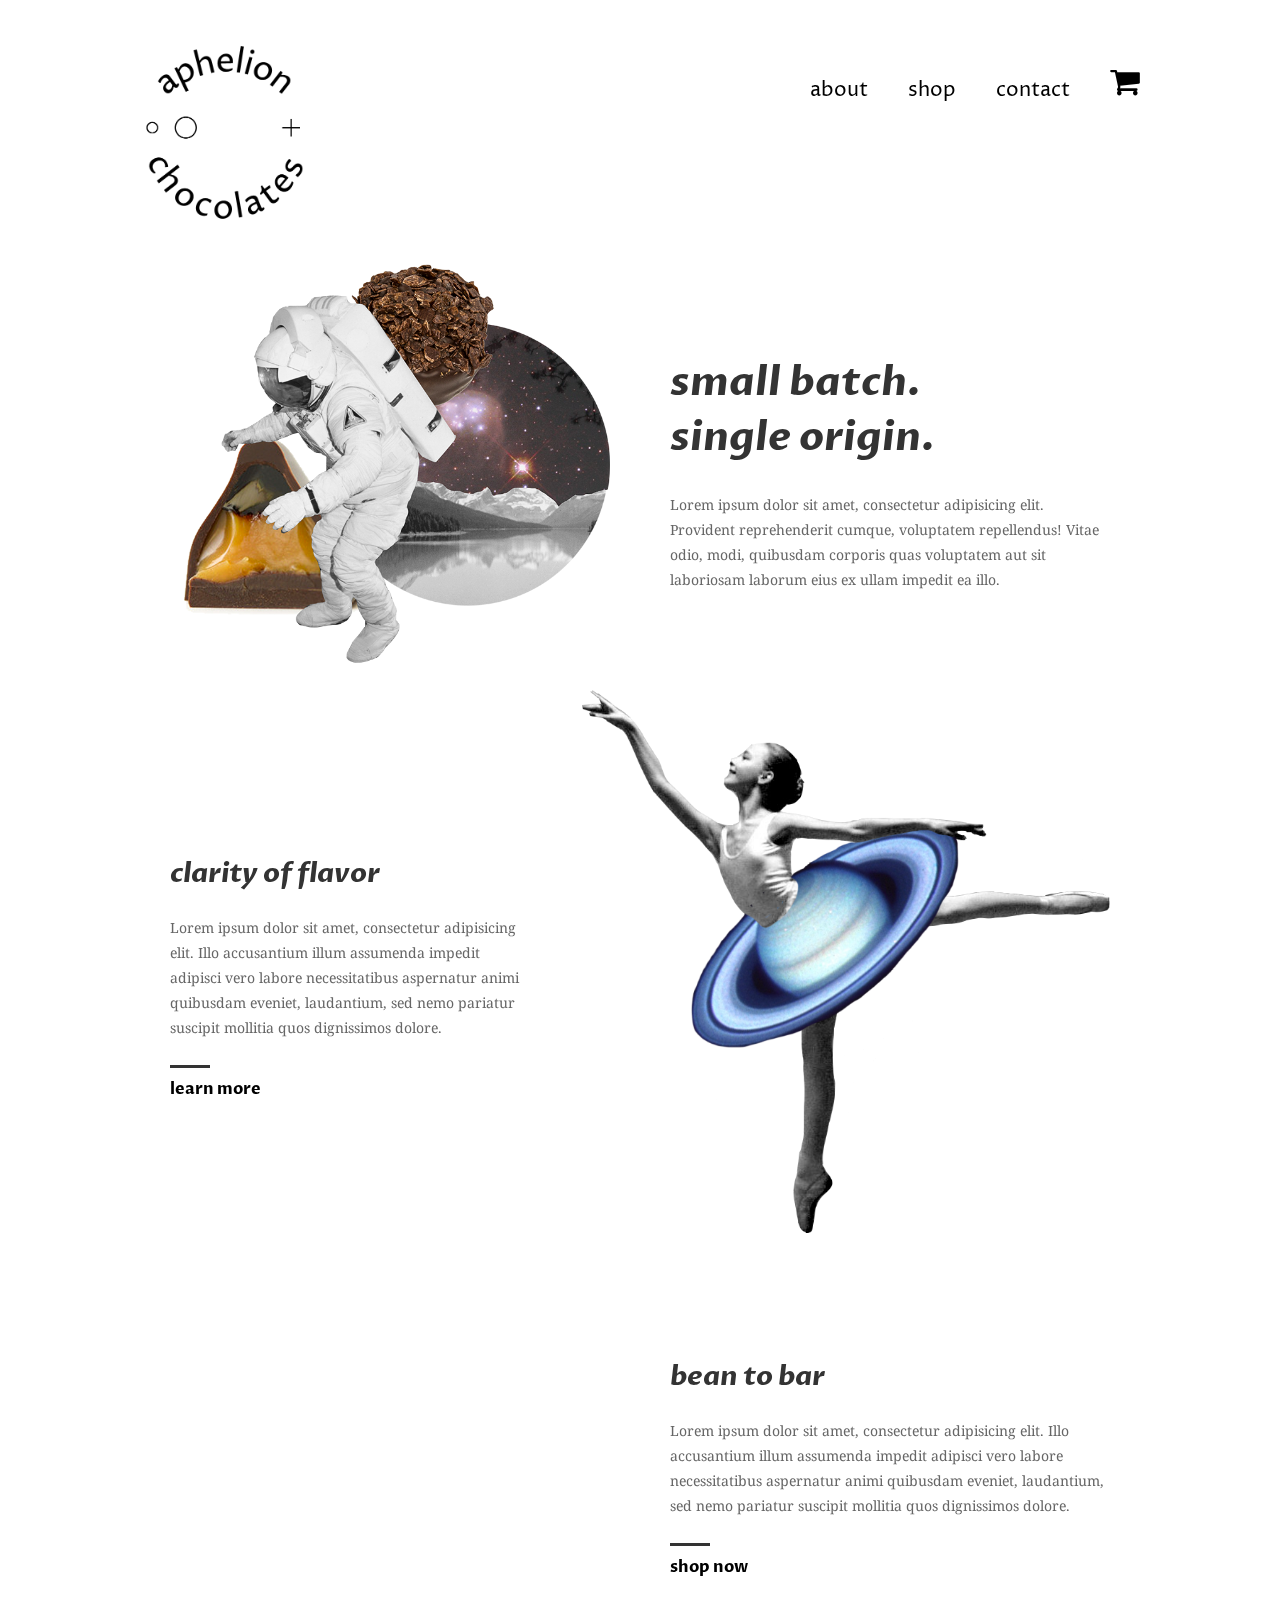
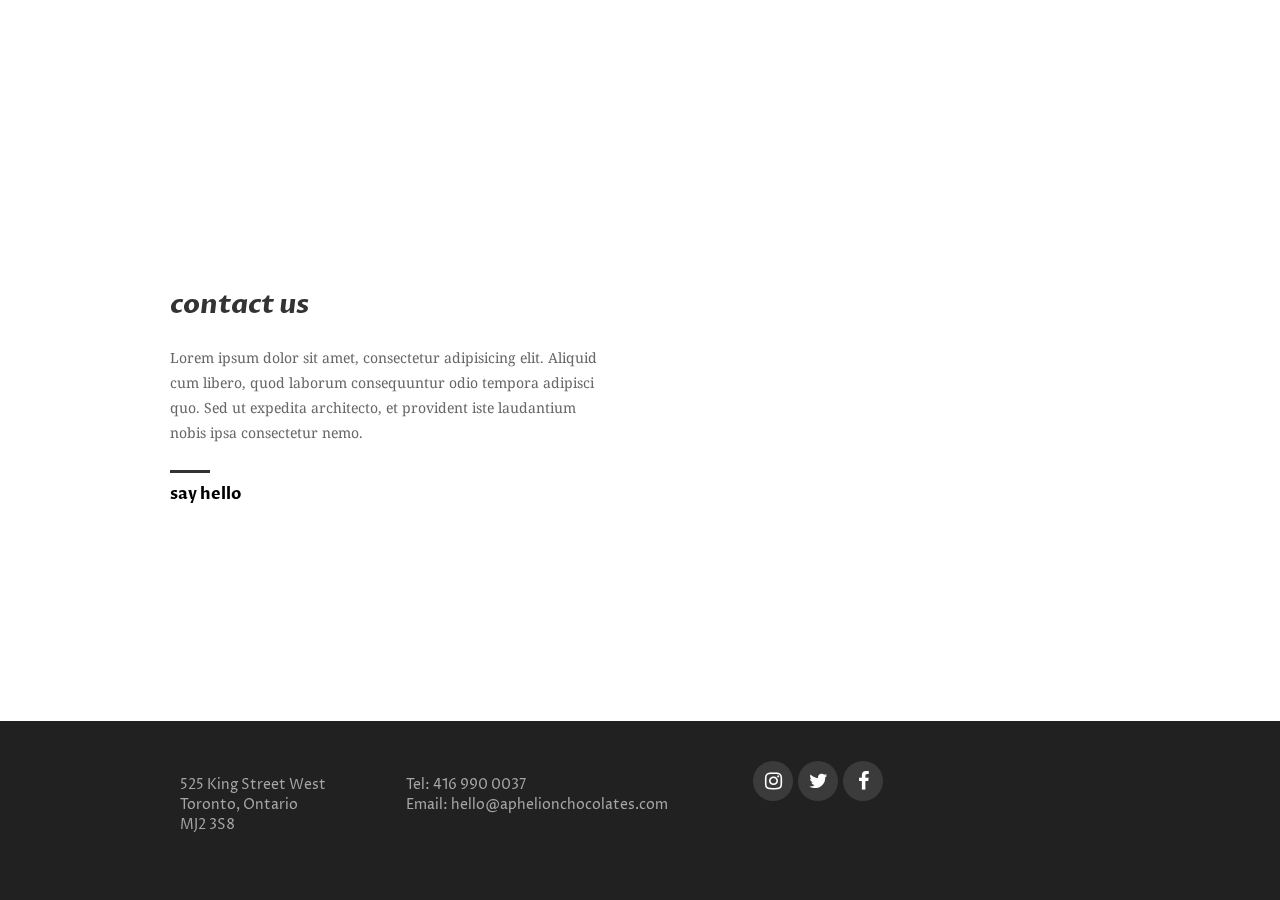
<file: index.html>
<!DOCTYPE html>
<html lang="en">
<head>
	<meta charset="UTF-8">
	<meta name="description" content="aphelion chocolates">
	<meta name="keywords" content="aphelion, chocolate, toronto">
	<meta name="viewport" content="width=device-width, initial-scale=1.0">

	<title>Home</title>

	<link href="https://fonts.googleapis.com/css?family=Droid+Serif|Montserrat|Proza+Libre:400,400i" rel="stylesheet">

	<link rel="stylesheet" href="http://maxcdn.bootstrapcdn.com/font-awesome/4.7.0/css/font-awesome.min.css">

	<link rel="stylesheet" type="text/css" href="jqueryPlugins/distViewport/animate.css" />

	<link href="css/TypeNavFoot.css" rel="stylesheet">
	<link href="css/styleHome.css" rel="stylesheet">


</head>
<body>

<!-- ********* HEADER *********-->

	<div class="wrapper flexParent">
		<a href="index.html"><img src="images/logo.png" alt="logo"></a>
		<nav>
			<div class="fa fa-bars fa-3x menuIcon"></div> <!-- adding class of menuIcon -->
			<ul class="mainNav">
				<li><a href="about.html">about</a></li>
				<li><a href="shop.html">shop</a></li>
				<li><a href="contact.html">contact</a></li>
				<li class="cartLink"><a href="######">cart</a></li>
				<a href="####.html"><i class="fa fa-shopping-cart fa-2x"></i></a>
			</ul>
		</nav>
	</div>

<!-- ********* ASTRONAUT *********-->
<section>
	<div class="wrapper">
		  <div class="column astronaut">
			  <div class="post">
			  	<img src="images/Astronaut.png" alt="">
			  </div>
		  </div>

		  <div class="column smallBatch">
			<h1>small batch.</br>single origin.</h1>

			<p>Lorem ipsum dolor sit amet, consectetur adipisicing elit. Provident reprehenderit cumque, voluptatem repellendus! Vitae odio, modi, quibusdam corporis quas voluptatem aut sit laboriosam laborum eius ex ullam impedit ea illo.</p>
		</div>
	</div>
</section>
	
<!-- ********* BALLET DANCER *********-->

<section>
	<div class="wrapper">
		<div class="column clarityText">
			<h2>clarity of flavor</h2>
			<p>Lorem ipsum dolor sit amet, consectetur adipisicing elit. Illo accusantium illum assumenda impedit adipisci vero labore necessitatibus aspernatur animi quibusdam eveniet, laudantium, sed nemo pariatur suscipit mollitia quos dignissimos dolore.</p>

			<h3><a href="about.html">learn more</a></h3>
		</div>

		 <div class="column ballet">
			 <div class="post">
				<img src="images/Ballerina.png" alt="">
			</div>

			<div class="column truffle2">
				<div class="post">
			 		<img src="images/truffle2.png" alt="">
			 	</div>
		 	</div>
		 </div>
	</div>
</section>

<!-- ********* CLIMBER *********-->

<section>
	<div class="wrapper">
		  <div class="column climbing">

			  	<div class="post">
			  		<img src="images/Climbing.png" alt="">
			  	</div>
		  
			  	<div class="column truffle1">	
			  		<div class="post">  	
			 			<img src="images/truffle1.png" alt="">
			 		</div>
			  	</div>
		</div>

		  <div class="column">
			  	<h2>bean to bar</h2>

				<p>Lorem ipsum dolor sit amet, consectetur adipisicing elit. Illo accusantium illum assumenda impedit adipisci vero labore necessitatibus aspernatur animi quibusdam eveniet, laudantium, sed nemo pariatur suscipit mollitia quos dignissimos dolore.</p>

				<h3><a href="shop.html">shop now</a></h3>
		  </div>
	</div>
</section>

<!-- ********* CONTACT PHONE *********-->

<section>
<div class="wrapper">
	<div class="column contact">

		<h2>contact us</h2>

		<p>Lorem ipsum dolor sit amet, consectetur adipisicing elit. Aliquid cum libero, quod laborum consequuntur odio tempora adipisci quo. Sed ut expedita architecto, et provident iste laudantium nobis ipsa consectetur nemo.</p>

		<h3><a href="contact.html">say hello</a></h3>
	</div>

	 <div class="column phone">
		 <div class="post"> 
		 	<img src="images/phone.png" alt="">
		 </div>

	 	<div class="column truffle3">
		 	<div class="post"> 
		 		<img src="images/truffle3.png" alt="">
		 	</div>
	 	</div>
	 </div>
</div>
</section>

<!-- ********* FOOTER *********-->
	<footer>
		<div class="wrapper">
			<div class="columnFooter">
				<p>525 King Street West </br>Toronto, Ontario</br>MJ2 3S8</p>
			</div>


			<div class="columnFooter">
				<p>Tel: 416 990 0037 </br>Email: hello@aphelionchocolates.com</p>
			</div>

		
			<div class="columnFooter">
				<i class="fa fa-instagram fa-2x"/></i>
				<i class="fa fa-twitter fa-2x"/></i>
				<i class="fa fa-facebook-f fa-2x"/></i>
			</div>
		</div>
	</footer>



<!-- ********* VIEPORT ANIMATION JQUERY *********-->

<script src="https://ajax.googleapis.com/ajax/libs/jquery/1.12.0/jquery.min.js"></script>
<script src="jqueryPlugins/distViewport/viewportchecker.js"></script> 

<script type="text/javascript">
jQuery(document).ready(function() {
	jQuery('.post').addClass("hidden").viewportChecker({
	    classToAdd: 'visible animated fadeInUp', // Class to add to the elements when they are visible
	    offset: 100    
	   });   
});            
</script>

<!-- ********* HAMBURGER MENU JQUERY *********-->

<script>
	$(function() {


	// on click on the burger, display the navigation menu
	$('.menuIcon').on('click', function(){
		console.log('menu was clicked');

		$('.mainNav').toggleClass('showNav');

		$(this).toggleClass('fa-close'); //if theres bars toggle close vic versa
		$(this).toggleClass('fa-bars');

		// $(this).toggleClass('fa-bars').toggleClass('fa-close'); //chaining method
	});

	$('.mainNav a').on('click', function(){
		$('.mainNav').toggleClass('showNav');
		$('.menuIcon').toggleClass('fa-bars').toggleClass('fa-close');
	});

});

</script>

</body>
</html>
</file>
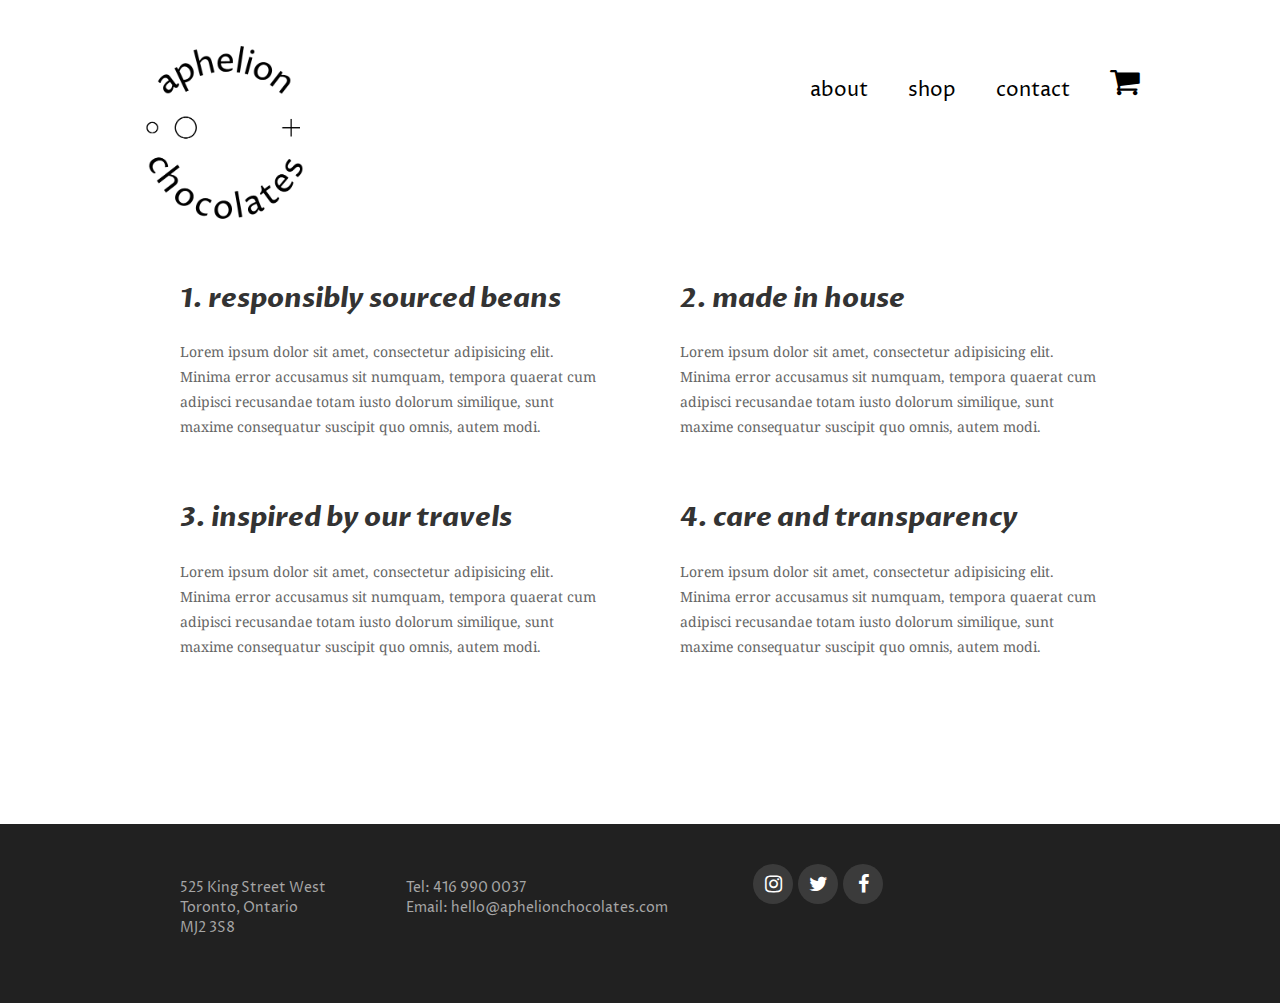
<file: about.html>
<!DOCTYPE html>
<html lang="en">
<head>
	<meta charset="UTF-8">
	<meta name="viewport" content="width=device-width, initial-scale=1.0">
	<title>About Us</title>


	<link href="https://fonts.googleapis.com/css?family=Droid+Serif|Montserrat|Proza+Libre:400,400i" rel="stylesheet">

	<link rel="stylesheet" href="http://maxcdn.bootstrapcdn.com/font-awesome/4.7.0/css/font-awesome.min.css">

	<link href="css/TypeNavFoot.css" rel="stylesheet">
	<link href="css/styleAbout.css" rel="stylesheet">

</head>


<body>

<!-- ********* HEADER *********-->

	<div class="wrapper flexParent">
			<a href="index.html"><img src="images/logo.png" alt="logo"></a>
			<nav>
				<div class="fa fa-bars fa-3x menuIcon"></div> <!-- adding class of menuIcon -->
				<ul class="mainNav">
					<li><a href="about.html">about</a></li>
					<li><a href="shop.html">shop</a></li>
					<li><a href="contact.html">contact</a></li>
					<li class="cartLink"><a href="######">cart</a></li>
					<a href="####.html"><i class="fa fa-shopping-cart fa-2x"></i></a>
				</ul>
			</nav>
	</div>


<!-- ********* CONTENT *********-->

<section>
	<div class="wrapper">
		<div class="column">
			<h2>1. responsibly sourced beans</h2>

			<p>Lorem ipsum dolor sit amet, consectetur adipisicing elit. Minima error accusamus sit numquam, tempora quaerat cum adipisci recusandae totam iusto dolorum similique, sunt maxime consequatur suscipit quo omnis, autem modi.</p>
		</div>

		<div class="column">
			<h2>2. made in house</h2>

			<p>Lorem ipsum dolor sit amet, consectetur adipisicing elit. Minima error accusamus sit numquam, tempora quaerat cum adipisci recusandae totam iusto dolorum similique, sunt maxime consequatur suscipit quo omnis, autem modi.</p>
		</div>
	</div>

	<div class="wrapper second">
		<div class="column">
			<h2>3. inspired by our travels</h2>

			<p>Lorem ipsum dolor sit amet, consectetur adipisicing elit. Minima error accusamus sit numquam, tempora quaerat cum adipisci recusandae totam iusto dolorum similique, sunt maxime consequatur suscipit quo omnis, autem modi.</p>
		</div>

		<div class="column">
			<h2>4. care and transparency</h2>

			<p>Lorem ipsum dolor sit amet, consectetur adipisicing elit. Minima error accusamus sit numquam, tempora quaerat cum adipisci recusandae totam iusto dolorum similique, sunt maxime consequatur suscipit quo omnis, autem modi.</p>
		</div>
	</div>
</section>

<!-- ********* FOOTER *********-->
	<footer>
		<div class="wrapper">
			<div class="columnFooter">
				<p>525 King Street West </br>Toronto, Ontario</br>MJ2 3S8</p>
			</div>


			<div class="columnFooter">
				<p>Tel: 416 990 0037 </br>Email: hello@aphelionchocolates.com</p>
			</div>

		
			<div class="columnFooter">
				<i class="fa fa-instagram fa-2x"/></i>
				<i class="fa fa-twitter fa-2x"/></i>
				<i class="fa fa-facebook-f fa-2x"/></i>
			</div>
		</div>
	</footer>

<!-- ********* HAMBURGER MENU JQUERY *********-->
<script src="https://ajax.googleapis.com/ajax/libs/jquery/1.12.0/jquery.min.js"></script>
<script>
	$(function() {


	// on click on the burger, display the navigation menu
	$('.menuIcon').on('click', function(){
		console.log('menu was clicked');

		$('.mainNav').toggleClass('showNav');

		$(this).toggleClass('fa-close'); //if theres bars toggle close vic versa
		$(this).toggleClass('fa-bars');

		// $(this).toggleClass('fa-bars').toggleClass('fa-close'); //chaining method
	});

	$('.mainNav a').on('click', function(){
		$('.mainNav').toggleClass('showNav');
		$('.menuIcon').toggleClass('fa-bars').toggleClass('fa-close');
	});

});

</script>
	
</body>
</html>
</file>
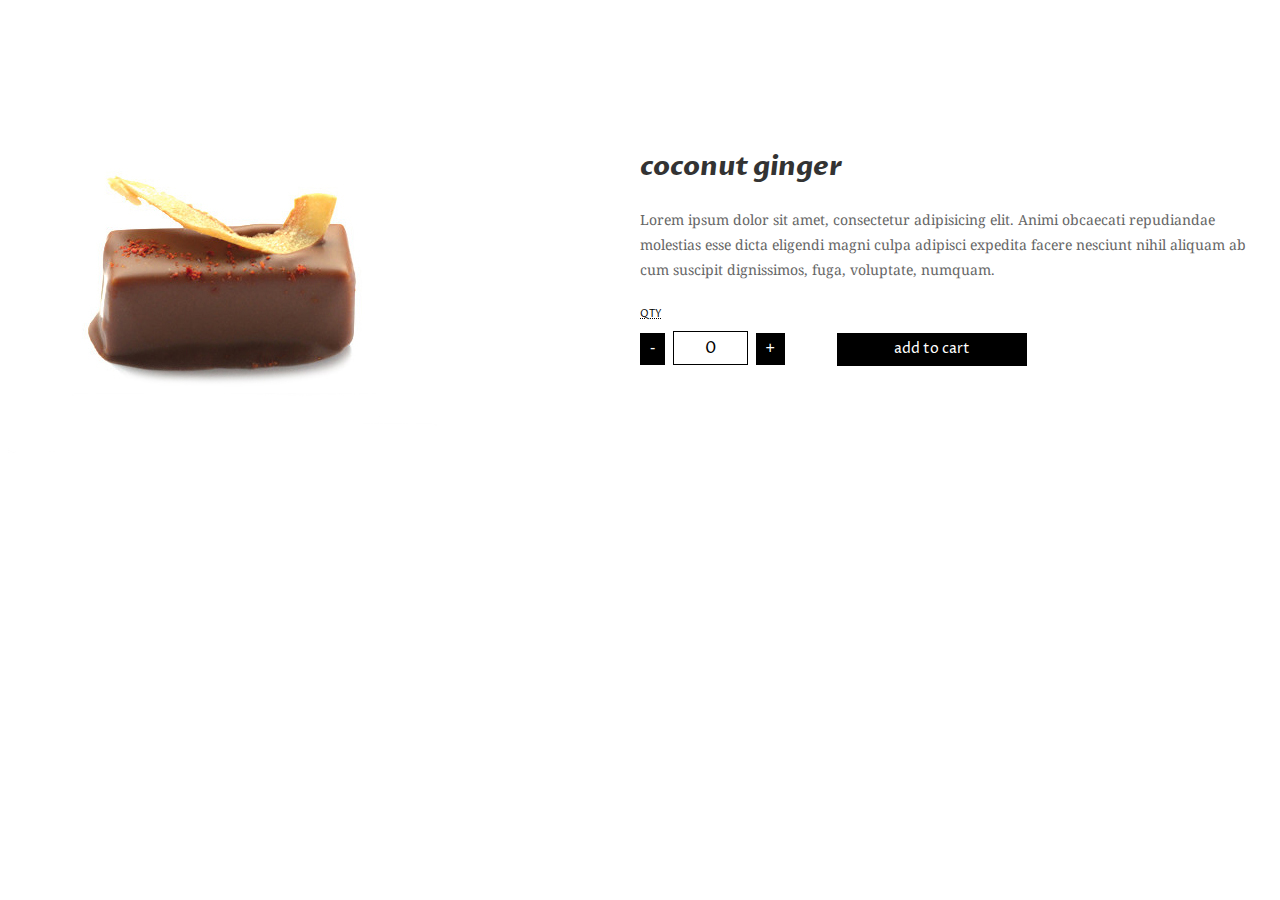
<file: coconutGinger.html>
<!DOCTYPE html>
<html lang="en">
<head>
	<meta charset="UTF-8">
	<meta name="viewport" content="width=device-width, initial-scale=1.0">
	<title>Ginger Lemon</title>


	<link href="https://fonts.googleapis.com/css?family=Droid+Serif|Montserrat|Proza+Libre:400,400i" rel="stylesheet">

	<link rel="stylesheet" href="http://maxcdn.bootstrapcdn.com/font-awesome/4.7.0/css/font-awesome.min.css">

	<style>
		body {
			background-color: white;
		}

/*********TYPOGRAPHY**********/

		html {
    		font-size: 10px;
		}

		h2 {
			font-size: 2.7rem;
			font-family: 'Proza Libre', sans-serif;
			color: #333333;
			font-style: italic;
		}

		p {
			font-size: 1.4rem;
			font-family: 'Droid Serif', serif;
			color: #666666;
			line-height: 2.5rem;
			margin-bottom: 25px;
		}

/*********FLEX LAYOUT**********/

		.flexContainer {
		    display: flex;
		    flex-direction: row;
		    margin-top:40px;
		}

		.flexItem {
		    width: 50%;
		    margin: auto;
		}

/*********QAUNTITY**********/

		input {
			font-size: 1.6rem;
			font-family: 'Proza Libre', sans-serif;
			background-color: transparent;
			border: 1px solid black;
			text-align: center;
			width: 10%;
			padding: 5px;
			margin: 5px;
			color: black;
		}

		label {
			display: block;
			font-family: 'Proza Libre', sans-serif;
			font-size: 1rem;
			margin-bottom: 5px;
		}

		button {
			background-color: black;
		    border: none;
		    color: white;
		    padding-left: 10px;
		    padding-right: 10px;
		    padding-top: 6px;
		    padding-bottom: 8.5px;
		    text-align: center;
		    text-decoration: none;
		    display: inline-block;
		    font-size: 1.6rem;

		}

		.cartButton {
			margin-left: 50px;
			font-size: 1.4rem;
			width: 30%;
			font-family: 'Proza Libre', sans-serif;
		}

		.cartButton:hover{
			margin-left: 50px;
			font-size: 1.4rem;
			font-family: 'Proza Libre', sans-serif;
			background-color: #D6B343;
		}

		button:focus {
			outline:0;

		}

/*********** MOBILE ********** */

		@media all and (max-width: 480px) {

		.flexContainer {
			flex-direction: column;
		}

		.flexItem {
			width: 75%
		}


		img {
			width: 100%;
			margin-top: -20%;
			margin-bottom: -10%;
		}

		.cartButton {
			float: right;
			width: 100%;
			margin-top: 20px;
			margin-bottom: 20px;
		}



	</style>
</head>


	<div class="flexContainer">
	    <div class="flexItem">
	    	<img src="images/coconutGinger2.jpg" alt="">
	    </div>

	    <div class="flexItem">

			<h2>coconut ginger</h2>

	    	<p>Lorem ipsum dolor sit amet, consectetur adipisicing elit. Animi obcaecati repudiandae molestias esse dicta eligendi magni culpa adipisci expedita facere nesciunt nihil aliquam ab cum suscipit dignissimos, fuga, voluptate, numquam.</p>

  
	        <label for="qty"><abbr title="Quantity">QTY</abbr></label>
	        <button id="down" onclick="modify_qty(-1)">-</button>
	        <input id="qty" value="0" />
	        <button id="up" onclick="modify_qty(1)">+</button>

	        <button class="cartButton">add to cart</button>

	    </div>
	</div>

<script>
	function modify_qty(val) {
	    var qty = document.getElementById('qty').value;
	    var new_qty = parseInt(qty,10) + val;
	    
	    if (new_qty < 0) {
	        new_qty = 0;
	    }
	    
	    document.getElementById('qty').value = new_qty;
	    return new_qty;
	}
</script>
<body>
</file>
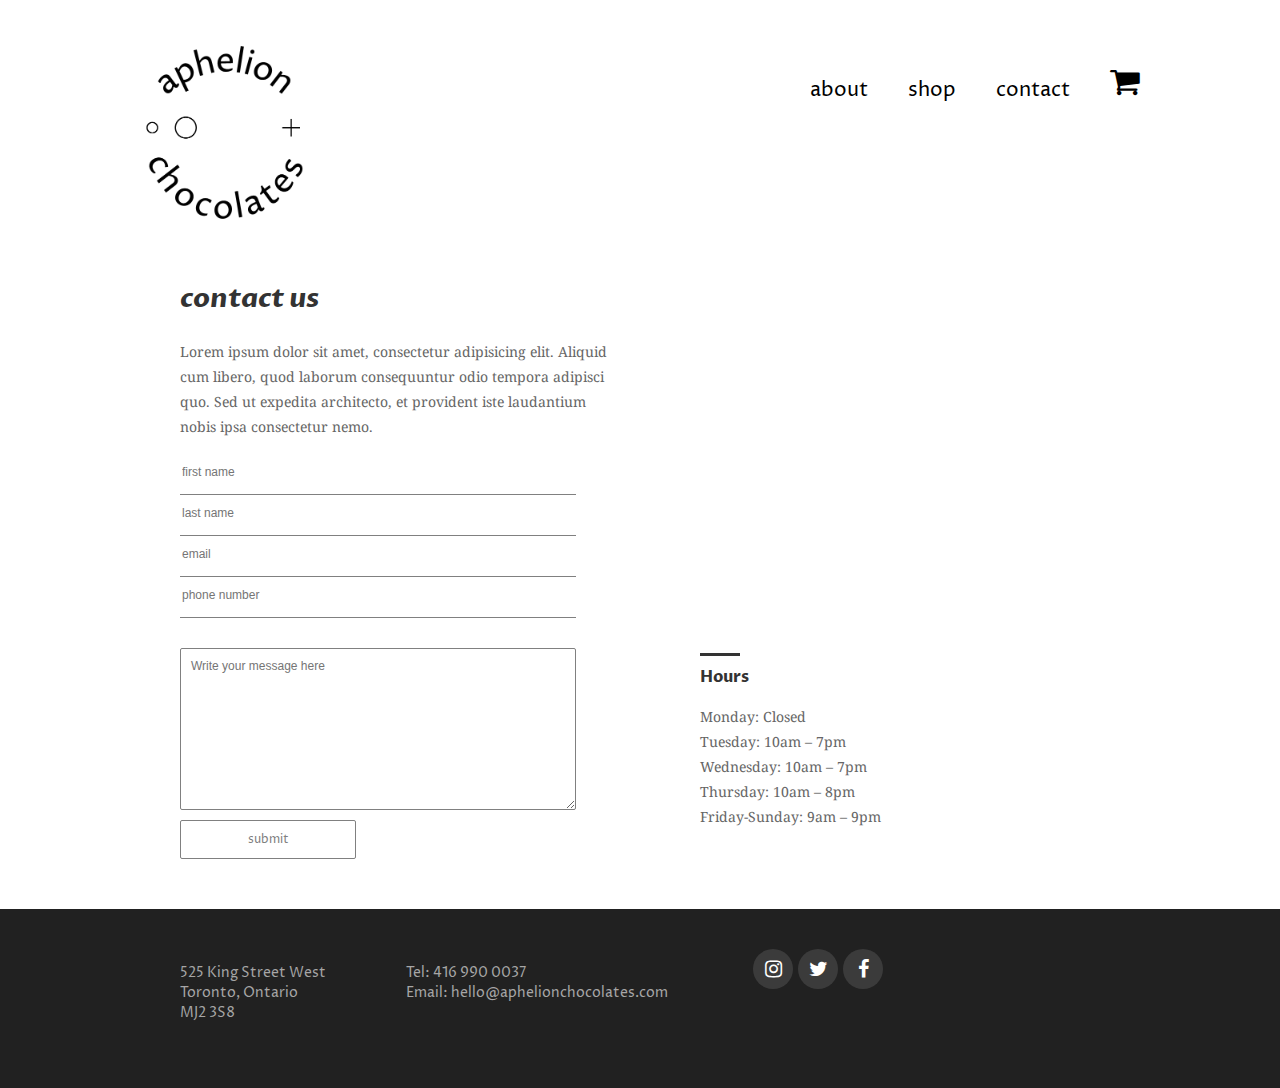
<file: contact.html>
<!DOCTYPE html>
<html lang="en">
<head>
	<meta charset="UTF-8">
	<meta name="viewport" content="width=device-width, initial-scale=1.0">

	<title>Contact Us</title>


	<link href="https://fonts.googleapis.com/css?family=Droid+Serif|Montserrat|Proza+Libre:400,400i" rel="stylesheet">

	<link rel="stylesheet" href="http://maxcdn.bootstrapcdn.com/font-awesome/4.7.0/css/font-awesome.min.css">

	<link href="css/TypeNavFoot.css" rel="stylesheet">
	<link href="css/styleContact.css" rel="stylesheet">

</head>
<body>

<!-- ********* HEADER *********-->

	<div class="wrapper flexParent">
			<a href="index.html"><img src="images/logo.png" alt="logo"></a>
			<nav>
				<div class="fa fa-bars fa-3x menuIcon"></div> <!-- adding class of menuIcon -->
				<ul class="mainNav">
					<li><a href="about.html">about</a></li>
					<li><a href="shop.html">shop</a></li>
					<li><a href="contact.html">contact</a></li>
					<li class="cartLink"><a href="######">cart</a></li>
					<a href="####.html"><i class="fa fa-shopping-cart fa-2x"></i></a>
				</ul>
			</nav>
	</div>

<!-- ********* CONTENT *********-->

<section>
	<div class="wrapper">
		<div class="column">

			<h2>contact us</h2>

			<p>Lorem ipsum dolor sit amet, consectetur adipisicing elit. Aliquid cum libero, quod laborum consequuntur odio tempora adipisci quo. Sed ut expedita architecto, et provident iste laudantium nobis ipsa consectetur nemo.</p>


			<div class="form">

				<input type="text" class="name" placeholder="first name">
				<input type="text" class="name" placeholder="last name">
				<input type="text" class="name" placeholder="email">
				<input type="text" class="name" placeholder="phone number">

				<textarea name="message" class="#####" cols="30" rows="10" placeholder="Write your message here"></textarea>

				<input type="submit" value="submit" class="submitButton">

			</div>
		</div>

		 <div class="column">

			<div class="googleMap">
				<iframe src="https://www.google.com/maps/embed?pb=!1m18!1m12!1m3!1d2887.1671904255904!2d-79.40043038497934!3d43.6446897609999!2m3!1f0!2f0!3f0!3m2!1i1024!2i768!4f13.1!3m3!1m2!1s0x882b34dec7457437%3A0x6f5319ab2f44ae48!2s525+King+St+W%2C+Toronto%2C+ON+M5V!5e0!3m2!1sen!2sca!4v1480741739780" width="400" height="300" frameborder="0" style="border:0" allowfullscreen>
				</iframe>
			</div>

			<h3>Hours</h3>
			<p>
				Monday: Closed </br>
				Tuesday: 10am – 7pm </br>
				Wednesday: 10am – 7pm </br>
				Thursday: 10am – 8pm </br>
				Friday-Sunday: 9am – 9pm </br>
			</p>

		 </div>
	</div>
</section>


<!-- ********* FOOTER *********-->
	<footer>
		<div class="wrapper">
			<div class="columnFooter">
				<p>525 King Street West </br>Toronto, Ontario</br>MJ2 3S8</p>
			</div>


			<div class="columnFooter">
				<p>Tel: 416 990 0037 </br>Email: hello@aphelionchocolates.com</p>
			</div>

		
			<div class="columnFooter">
				<i class="fa fa-instagram fa-2x"/></i>
				<i class="fa fa-twitter fa-2x"/></i>
				<i class="fa fa-facebook-f fa-2x"/></i>
			</div>
		</div>
	</footer>

<!-- ********* HAMBURGER MENU JQUERY *********-->
<script src="https://ajax.googleapis.com/ajax/libs/jquery/1.12.0/jquery.min.js"></script>
<script>
	$(function() {

	// on click on the burger, display the navigation menu
	$('.menuIcon').on('click', function(){
		console.log('menu was clicked');

		$('.mainNav').toggleClass('showNav');

		$(this).toggleClass('fa-close'); //if theres bars toggle close vic versa
		$(this).toggleClass('fa-bars');

		// $(this).toggleClass('fa-bars').toggleClass('fa-close'); //chaining method
	});

	$('.mainNav a').on('click', function(){
		$('.mainNav').toggleClass('showNav');
		$('.menuIcon').toggleClass('fa-bars').toggleClass('fa-close');
	});
});

</script>
	
</body>
</html>
</file>
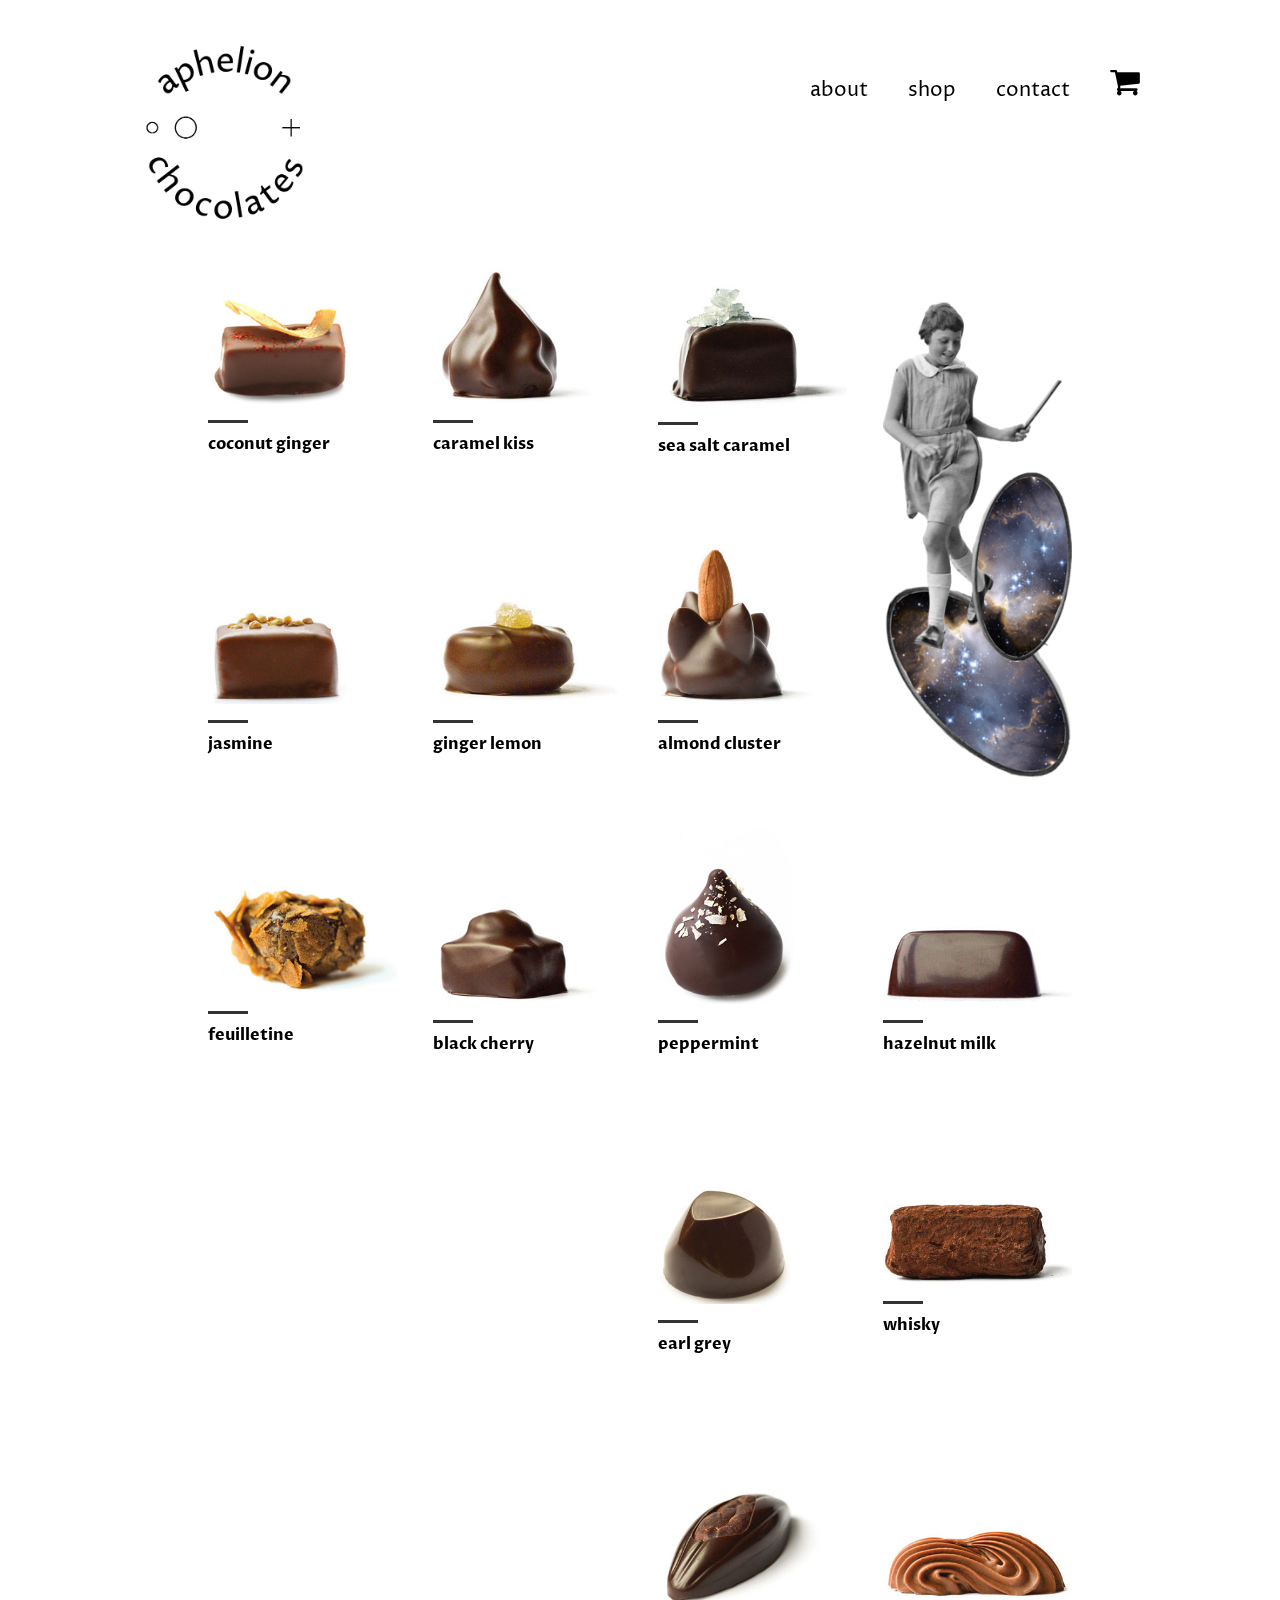
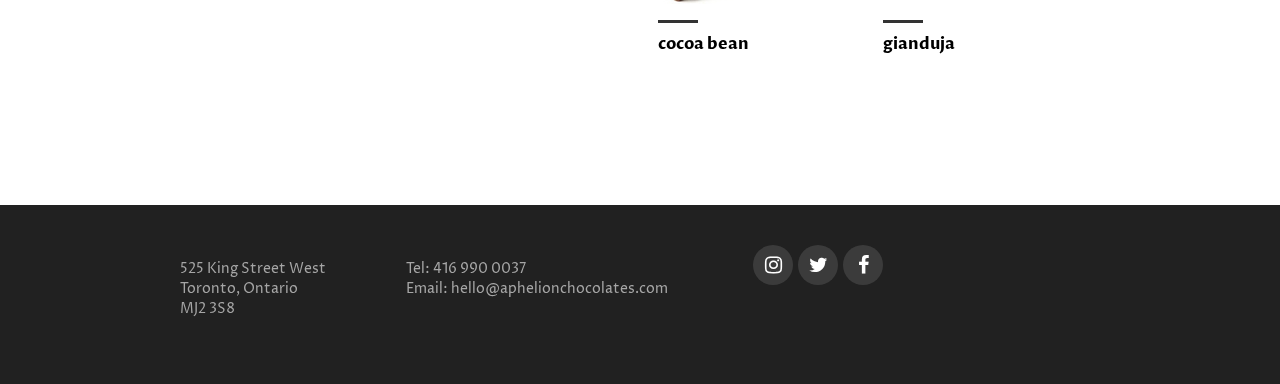
<file: shop.html>
<!DOCTYPE html>
<html lang="en">
<head>
	<meta charset="UTF-8">
  <meta name="viewport" content="width=device-width, initial-scale=1.0">
  
	<title>Shop Now</title>


	<link href="https://fonts.googleapis.com/css?family=Droid+Serif|Montserrat|Proza+Libre:400,400i" rel="stylesheet">

	<link rel="stylesheet" href="http://maxcdn.bootstrapcdn.com/font-awesome/4.7.0/css/font-awesome.min.css">

  <link rel="stylesheet" type="text/css" href="jqueryPlugins/distViewport/animate.css"/>
  <link href="jqueryPlugins/distLightbox/lity.css" rel="stylesheet">

  <link href="css/TypeNavFoot.css" rel="stylesheet">
  <link href="css/styleShop.css" rel="stylesheet">

</head>
<body>

<!-- ********* HEADER *********-->

<div class="wrapper flexParent">

      <a href="index.html"><img src="images/logo.png" alt="logo"></a>
      <nav>
        <div class="fa fa-bars fa-3x menuIcon"></div> <!-- adding class of menuIcon -->
        <ul class="mainNav">
          <li><a href="about.html">about</a></li>
          <li><a href="shop.html">shop</a></li>
          <li><a href="contact.html">contact</a></li>
          <li class="cartLink"><a href="######">cart</a></li>
          <a href="####.html"><i class="fa fa-shopping-cart fa-2x"></i></a>
        </ul>
      </nav>
    </div>

<!-- ********* MASONRY GRID *********-->

<div class="wrapper">

  <div class="grid">

    <div class="grid-item">
        <img src="images/coconutGinger.jpg" alt="">
         <h3><a href="coconutGinger.html" data-lity data-lity-target="coconutGinger.html">coconut ginger</a></h3>
    </div>


    <div class="grid-item">
        <img src="images/caramelKiss.jpg" alt="">
        <h3><a href="coconutGinger.html" data-lity data-lity-target="coconutGinger.html">caramel kiss</a></h3>
    </div>

    <div class="grid-item">
        <img src="images/caramelSeaSalt.jpg" alt="">
        <h3><a href="coconutGinger.html" data-lity data-lity-target="coconutGinger.html">sea salt caramel</a></h3>
    </div>

      <div class="grid-item grid-item--height2">
          <img class="post" src="images/girlHoop.png" alt="">
    </div>


     <div class="grid-item">
        <img src="images/jasmine.jpg" alt="">
        <h3><a href="coconutGinger.html" data-lity data-lity-target="coconutGinger.html">jasmine</a></h3>
      </div>

      <div class="grid-item">
        <img src="images/gingerLemon.jpg" alt="">
        <h3><a href="coconutGinger.html" data-lity data-lity-target="coconutGinger.html">ginger lemon</a></h3>
    </div>

    <div class="grid-item">
        <img src="images/almondCluster.jpg" alt="">
        <h3><a href="coconutGinger.html" data-lity data-lity-target="coconutGinger.html">almond cluster</a></h3>
    </div>


     <div class="grid-item">
        <img src="images/feuilletine.jpg" alt="">
        <h3><a href="coconutGinger.html" data-lity data-lity-target="coconutGinger.html">feuilletine</a></h3>
    </div>

    <div class="grid-item">
        <img src="images/cherry.jpg" alt="">
        <h3><a href="coconutGinger.html" data-lity data-lity-target="coconutGinger.html">black cherry</a></h3>
    </div>


     <div class="grid-item">
        <img src="images/peppermint.jpg" alt="">
        <h3><a href="coconutGinger.html" data-lity data-lity-target="coconutGinger.html">peppermint</a></h3>
    </div>

      <div class="grid-item">
        <img src="images/hazelnutMilk.jpg" alt="">
        <h3><a href="coconutGinger.html" data-lity data-lity-target="coconutGinger.html">hazelnut milk</a></h3>
    </div>

      
     <div class="grid-item grid-item--width2">
          <img class="post" src="images/tennisPlanet.png" alt="">
    </div>

     <div class="grid-item">
        <img src="images/earlGrey.jpg" alt="">
        <h3><a href="coconutGinger.html" data-lity data-lity-target="coconutGinger.html">earl grey</a></h3>
    </div>

      <div class="grid-item">
        <img src="images/whiskey.jpg" alt="">
        <h3><a href="coconutGinger.html" data-lity data-lity-target="coconutGinger.html">whisky</a></h3>
    </div>

    <div class="grid-item">
        <img src="images/cocoaBean.jpg" alt="">
        <h3><a href="coconutGinger.html" data-lity data-lity-target="coconutGinger.html">cocoa bean</a></h3>
    </div>

      <div class="grid-item">
        <img src="images/gianduja.jpg" alt="">
        <h3><a href="coconutGinger.html" data-lity data-lity-target="coconutGinger.html">gianduja</a></h3>
    </div>
  </div>
</div>

<!-- ********* FOOTER *********-->
  <footer>
    <div class="wrapper">
      <div class="columnFooter">
        <p>525 King Street West </br>Toronto, Ontario</br>MJ2 3S8</p>
      </div>

      <div class="columnFooter">
        <p>Tel: 416 990 0037 </br>Email: hello@aphelionchocolates.com</p>
      </div>
    
      <div class="columnFooter">
        <i class="fa fa-instagram fa-2x"/></i>
        <i class="fa fa-twitter fa-2x"/></i>
        <i class="fa fa-facebook-f fa-2x"/></i>
      </div>
    </div>
  </footer>
	



<!-- ***************** JQUERY ****************-->

<script src="https://ajax.googleapis.com/ajax/libs/jquery/1.12.0/jquery.min.js"></script>
<script src="jqueryPlugins/distLightbox/lity.js"></script>
<script src="jqueryPlugins/distViewport/viewportchecker.js"></script> 


<!-- ********* HAMBURGER MENU JQUERY *********-->
<script>
  // on click on the burger, display the navigation menu
  $('.menuIcon').on('click', function(){
    console.log('menu was clicked');

    $('.mainNav').toggleClass('showNav');

    $(this).toggleClass('fa-close'); //if theres bars toggle close vic versa
    $(this).toggleClass('fa-bars');

    // $(this).toggleClass('fa-bars').toggleClass('fa-close'); //chaining method
  });

  $('.mainNav a').on('click', function(){
    $('.mainNav').toggleClass('showNav');
    $('.menuIcon').toggleClass('fa-bars').toggleClass('fa-close');
  });
</script>


<script>
// <!-- ********* VIEWPORT CHECKER ANIMATION JQUERY *********-->
    $(function(){ 
      // console.log("doc ready is ready!");
      jQuery(document).ready(function() {
      jQuery('.post').addClass("hidden").viewportChecker({
      classToAdd: 'visible animated fadeInUp', // Class to add to the elements when they are visible
      offset: 100    
      }); 


// <!-- ********* MASONRY JQUERY *********-->

      $('.grid').masonry({
        // set itemSelector so .grid-sizer is not used in layout
        itemSelector: '.grid-item',
        // use element for option
        columnWidth: '.grid-sizer',
        percentPosition: true
      });

// <!-- ********* LIGHTBOX JQUERY *********-->
    $(document).on('click', '[data-lightbox]', lity);
     });  
}); 
</script> 

     
	
</body>
</html>
</file>
<file: css/TypeNavFoot.css>
article,aside,details,figcaption,figure,footer,header,hgroup,nav,section,summary{display:block;}audio,canvas,video{display:inline-block;}audio:not([controls]){display:none;height:0;}[hidden]{display:none;}html{font-family:sans-serif;-webkit-text-size-adjust:100%;-ms-text-size-adjust:100%;}a:focus{outline:thin dotted;}a:active,a:hover{outline:0;}h1{font-size:2em;}abbr[title]{border-bottom:1px dotted;}b,strong{font-weight:700;}dfn{font-style:italic;}mark{background:#ff0;color:#000;}code,kbd,pre,samp{font-family:monospace, serif;font-size:1em;}pre{white-space:pre-wrap;word-wrap:break-word;}q{quotes:\201C \201D \2018 \2019;}small{font-size:80%;}sub,sup{font-size:75%;line-height:0;position:relative;vertical-align:baseline;}sup{top:-.5em;}sub{bottom:-.25em;}img{border:0;}svg:not(:root){overflow:hidden;}fieldset{border:1px solid silver;margin:0 2px;padding:.35em .625em .75em;}button,input,select,textarea{font-family:inherit;font-size:100%;margin:0;}button,input{line-height:normal;}button,html input[type=button],/* 1 */
input[type=reset],input[type=submit]{-webkit-appearance:button;cursor:pointer;}button[disabled],input[disabled]{cursor:default;}input[type=checkbox],input[type=radio]{box-sizing:border-box;padding:0;}input[type=search]{-webkit-appearance:textfield;-moz-box-sizing:content-box;-webkit-box-sizing:content-box;box-sizing:content-box;}input[type=search]::-webkit-search-cancel-button,input[type=search]::-webkit-search-decoration{-webkit-appearance:none;}textarea{overflow:auto;vertical-align:top;}table{border-collapse:collapse;border-spacing:0;}body,figure{margin:0;}legend,button::-moz-focus-inner,input::-moz-focus-inner{border:0;padding:0;}

.clearfix:after {visibility: hidden; display: block; font-size: 0; content: " "; clear: both; height: 0; }

* { -moz-box-sizing: border-box; -webkit-box-sizing: border-box; box-sizing: border-box; }

/******** TYPOGRAPHY ********/

		.wrapper {
		  max-width: 1000px;
		  margin: 0 auto;
		  display: flex;
		}

		html {
    		font-size: 10px;
		}

		h1 {
			font-size: 4rem;
			font-family: 'Proza Libre', sans-serif;
			color: #333333;
			font-style: italic;
		}

		h2 {
			font-size: 2.7rem;
			font-family: 'Proza Libre', sans-serif;
			color: #333333;
			font-style: italic;
			margin-top: -55px;
		}

		h3 {
			font-size: 1.6rem;
			font-family: 'Proza Libre', sans-serif;
			color: #333333;
		}

		h3::before {
			display: block;
			content:'';
			height: 3px;
			width: 40px;
			background-color: #333333;
			margin-bottom: 10px;
		}

		p {
			font-size: 1.4rem;
			font-family: 'Droid Serif', serif;
			color: #666666;
			line-height: 2.5rem;
			margin-bottom: 25px;
		}

		a {
			font-size: 1.6rem;
			font-family: 'Proza Libre', sans-serif;
			color: black;
			text-decoration: none;
			transition: color 0.3s ease-in-out;
		}

		a:hover {
			color: #D6B343;
		}

/******** NAVIGATION ********/

		.flexParent {
			display: flex;
			align-items: center;
			justify-content: space-between;
			color: white;
		}

		.flexParent img {
			width: 40%;
			margin-top: 10%;
			margin-bottom:-10%;
		}

		.mainNav li a {
			font-size: 2rem;
			margin-left: 20px;
			border-bottom: 3px solid transparent ;
			transition: border-bottom 0.3s ease-in-out;
			transition: color 0.2s ease-in-out;
		}

		.mainNav li a:hover{
			border-bottom: 3px solid #D6B343;
			color: #D6B343;
		}

		.fa-shopping-cart {
			margin-left: 20px;
			margin-top: -15px;
		}

		ul.mainNav {
			margin: 0;
			padding: 0;
			list-style: none;
			display: flex;
		}

		ul.mainNav.showNav {
			display: flex;
		}

		ul.mainNav li {
			margin-right: 2rem;
		}

		ul.mainNav a {
			display: inline-block;
			height: 100%;
		}

		.menuIcon {
			display: none;
			position: fixed; /*unlocks z-index*/
			z-index: 200;
			top: 10%;
			right:15%;
		}

		.cartLink {
			display: none;
			}

/******** NAVIGATION MOBILE ********/

		@media (max-width: 767px) {

			ul.mainNav {
				position: fixed;
				top: 0;
				left: 0;
				height: 100%;
				width: 100%;
				background: rgba(0,0,0,0.95);
				display: none;
				flex-flow: column wrap;
				text-align: left;
			}

			ul.mainNav li {
				margin-left: 15%;
				font-size: 3rem;
			}

			ul.mainNav li:first-child {
				margin-top: 150px;
			}

			ul.mainNav a {
				margin-top: 20px;
				font-size: 3rem;
				color: white;
			}
			
			.fa {
				display: inline-block;
				color: black;
			}

			.fa-close {
				color: white;
			}

			.fa-shopping-cart {
				display: none;
			}

			.cartLink {
				display: block;
			}

		}

/********FOOTER SECTION ********/

		.columnFooter {
		  	margin: 10px;
		  	display: flex;
		  	flex-direction: row;
		  	flex-wrap: wrap;
  			padding:30px;
		}


		footer {
			background-color: #212121;
		}

		footer i{
		    background: #3B3B3B;
		    color: white;
		    width: 40px;
		    height: 40px;
		    border-radius: 50%;
		    text-align: center;
		   	padding-top: 10px;
		    margin-left: 5px;
		    transition: background 0.3s ease-in-out;
		}

		footer i:hover {
			background: #D6B343;
		}

		footer p{
			font-size:1.4rem;
			line-height: 2rem;
			font-family: 'Proza Libre', sans-serif;
			color: #A6A6A6;
		}

	@media (max-width: 767px) {
		
		.columnFooter {
			margin-bottom: 0px;
			padding-top: 10px;
		}

		footer i{
			margin-bottom: 50px;
		}

	 	.fa-instagram, .fa-twitter, .fa-facebook-f {
	 		color: white;
	 	}
	}
</file>
<file: css/styleHome.css>
article,aside,details,figcaption,figure,footer,header,hgroup,nav,section,summary{display:block;}audio,canvas,video{display:inline-block;}audio:not([controls]){display:none;height:0;}[hidden]{display:none;}html{font-family:sans-serif;-webkit-text-size-adjust:100%;-ms-text-size-adjust:100%;}a:focus{outline:thin dotted;}a:active,a:hover{outline:0;} abbr[title]{border-bottom:1px dotted;}b,strong{font-weight:700;}dfn{font-style:italic;}mark{background:#ff0;color:#000;}code,kbd,pre,samp{font-family:monospace, serif;font-size:1em;}pre{white-space:pre-wrap;word-wrap:break-word;}q{quotes:\201C \201D \2018 \2019;}small{font-size:80%;}sub,sup{font-size:75%;line-height:0;position:relative;vertical-align:baseline;}sup{top:-.5em;}sub{bottom:-.25em;}img{border:0;}svg:not(:root){overflow:hidden;}fieldset{border:1px solid silver;margin:0 2px;padding:.35em .625em .75em;}button,input,select,textarea{font-family:inherit;font-size:100%;margin:0;}button,input{line-height:normal;}button,html input[type=button],/* 1 */
input[type=reset],input[type=submit]{-webkit-appearance:button;cursor:pointer;}button[disabled],input[disabled]{cursor:default;}input[type=checkbox],input[type=radio]{box-sizing:border-box;padding:0;}input[type=search]{-webkit-appearance:textfield;-moz-box-sizing:content-box;-webkit-box-sizing:content-box;box-sizing:content-box;}input[type=search]::-webkit-search-cancel-button,input[type=search]::-webkit-search-decoration{-webkit-appearance:none;}textarea{overflow:auto;vertical-align:top;}table{border-collapse:collapse;border-spacing:0;}body,figure{margin:0;}legend,button::-moz-focus-inner,input::-moz-focus-inner{border:0;padding:0;}

.clearfix:after {visibility: hidden; display: block; font-size: 0; content: " "; clear: both; height: 0; }

* { -moz-box-sizing: border-box; -webkit-box-sizing: border-box; box-sizing: border-box; }



/******** HOME PAGE LAYOUT ********/

		.column {
			color: black;
		  	margin: 10px;
		  	flex-wrap: wrap;
		  	flex-grow: 1;
  			flex-shrink: 1;
  			flex-basis: 0;
  			margin: auto;
  			padding:30px;
		}

		img {
			width: 100%
		}

		.ballet {
			flex-grow: 1.5;
			margin-top: -100px;
			position: relative;
		}

		.truffle2 {
			position: absolute;
			bottom:10%;
			right: 15%;
			z-index: -5;
		}

		.climbing {
			margin-top: -100px;
			position: relative;
		}

		.truffle1 {
			position: absolute;
			top:25%;
			left: 5%;
			z-index: 0;
		}

		.phone {
			margin-top: -50px;
			position: relative;
		}

		.truffle3 {
			position: absolute;
			top:10%;
			z-index: -5;
		}


/******** ANIMATION ********/

		.hidden{
		     opacity:0;
		}
		.visible{
		     opacity:1;
		}

/******** MOBILE ********/

	@media all and (max-width: 480px) {

		.wrapper {
			flex-direction: column; /*Stacks the content*/
			margin-left: 5%;
		}

		.astronaut {
			z-index: 1;
			z-index: -100;
		}

		.smallBatch {
			margin-top: -100px;
		}

		.ballet {
			margin-top: -50px;
			order:1;
			z-index: -100;
		}

		.clarityText {
			margin-top: 50px;
			order: 2;
		}

		.climbing {
			margin-top: 0px;
			margin-bottom: 30px;
			z-index: -100;
		}

		.phone {
			order:1;
			margin-bottom: 50px;
			z-index: -100;
		}

		.contact {
			order: 2;
		}

		.columnFooter {
			margin-left:0;
			
		}
		
	}
</file>
<file: css/styleAbout.css>
article,aside,details,figcaption,figure,footer,header,hgroup,nav,section,summary{display:block;}audio,canvas,video{display:inline-block;}audio:not([controls]){display:none;height:0;}[hidden]{display:none;}html{font-family:sans-serif;-webkit-text-size-adjust:100%;-ms-text-size-adjust:100%;}a:focus{outline:thin dotted;}a:active,a:hover{outline:0;}h1{font-size:2em;}abbr[title]{border-bottom:1px dotted;}b,strong{font-weight:700;}dfn{font-style:italic;}mark{background:#ff0;color:#000;}code,kbd,pre,samp{font-family:monospace, serif;font-size:1em;}pre{white-space:pre-wrap;word-wrap:break-word;}q{quotes:\201C \201D \2018 \2019;}small{font-size:80%;}sub,sup{font-size:75%;line-height:0;position:relative;vertical-align:baseline;}sup{top:-.5em;}sub{bottom:-.25em;}img{border:0;}svg:not(:root){overflow:hidden;}fieldset{border:1px solid silver;margin:0 2px;padding:.35em .625em .75em;}button,input,select,textarea{font-family:inherit;font-size:100%;margin:0;}button,input{line-height:normal;}button,html input[type=button],/* 1 */
input[type=reset],input[type=submit]{-webkit-appearance:button;cursor:pointer;}button[disabled],input[disabled]{cursor:default;}input[type=checkbox],input[type=radio]{box-sizing:border-box;padding:0;}input[type=search]{-webkit-appearance:textfield;-moz-box-sizing:content-box;-webkit-box-sizing:content-box;box-sizing:content-box;}input[type=search]::-webkit-search-cancel-button,input[type=search]::-webkit-search-decoration{-webkit-appearance:none;}textarea{overflow:auto;vertical-align:top;}table{border-collapse:collapse;border-spacing:0;}body,figure{margin:0;}legend,button::-moz-focus-inner,input::-moz-focus-inner{border:0;padding:0;}

.clearfix:after {visibility: hidden; display: block; font-size: 0; content: " "; clear: both; height: 0; }

* { -moz-box-sizing: border-box; -webkit-box-sizing: border-box; box-sizing: border-box; }




/******** LAYOUT ********/
		
		.column {
			color: black;
		  	margin: 10px;
		  	margin-top: 120px;
		  	flex-grow: 1;
  			flex-shrink: 1;
  			padding:30px;
		}

		.second {
			margin-top: -100px;
			margin-bottom: 100px;
		}

/******** MOBILE ********/

	@media all and (max-width: 767px) {
		.wrapper {
			margin-left: 5%;
			flex-direction: column;
		}

		.column:first-child {
			margin-top: 100px;
		}

		.column {
			margin-top:0px;
			margin-bottom: 0px;
		}

		.second {
			margin-bottom: 0;
		}
</file>
<file: css/styleContact.css>
article,aside,details,figcaption,figure,footer,header,hgroup,nav,section,summary{display:block;}audio,canvas,video{display:inline-block;}audio:not([controls]){display:none;height:0;}[hidden]{display:none;}html{font-family:sans-serif;-webkit-text-size-adjust:100%;-ms-text-size-adjust:100%;}a:focus{outline:thin dotted;}a:active,a:hover{outline:0;}h1{font-size:2em;}abbr[title]{border-bottom:1px dotted;}b,strong{font-weight:700;}dfn{font-style:italic;}mark{background:#ff0;color:#000;}code,kbd,pre,samp{font-family:monospace, serif;font-size:1em;}pre{white-space:pre-wrap;word-wrap:break-word;}q{quotes:\201C \201D \2018 \2019;}small{font-size:80%;}sub,sup{font-size:75%;line-height:0;position:relative;vertical-align:baseline;}sup{top:-.5em;}sub{bottom:-.25em;}img{border:0;}svg:not(:root){overflow:hidden;}fieldset{border:1px solid silver;margin:0 2px;padding:.35em .625em .75em;}button,input,select,textarea{font-family:inherit;font-size:100%;margin:0;}button,input{line-height:normal;}button,html input[type=button],/* 1 */
input[type=reset],input[type=submit]{-webkit-appearance:button;cursor:pointer;}button[disabled],input[disabled]{cursor:default;}input[type=checkbox],input[type=radio]{box-sizing:border-box;padding:0;}input[type=search]{-webkit-appearance:textfield;-moz-box-sizing:content-box;-webkit-box-sizing:content-box;box-sizing:content-box;}input[type=search]::-webkit-search-cancel-button,input[type=search]::-webkit-search-decoration{-webkit-appearance:none;}textarea{overflow:auto;vertical-align:top;}table{border-collapse:collapse;border-spacing:0;}body,figure{margin:0;}legend,button::-moz-focus-inner,input::-moz-focus-inner{border:0;padding:0;}

.clearfix:after {visibility: hidden; display: block; font-size: 0; content: " "; clear: both; height: 0; }

* { -moz-box-sizing: border-box; -webkit-box-sizing: border-box; box-sizing: border-box; }




/******** LAYOUT ********/
		
		.column {
			color: black;
		  	margin: 10px;
		  	margin-top: 120px;
		  	flex-grow: 1;
  			flex-shrink: 1;
  			padding:30px;

		}



/******** CONTACT FORM ********/

		.form input {
			font-size:1.2rem;
			border: none;
			border-bottom:1px solid grey;
			padding-bottom:15px;
			width:90%;
			margin-bottom: 10px;
		}

		.form input:hover {
			border-bottom:1px solid #D6B343;
		}

		.form input:focus {
			border: none;
			outline: none;
			border-bottom:1px solid #D6B343;
		}

		textarea {
			font-size:1.2rem;
			border: none;
			border:1px solid grey;
			border-radius: 2px;
			padding: 10px;
			width:90%;
			margin-top: 20px;
		}

		textarea:focus {
			border: none;
			outline: none;
			border:1px solid #D6B343;
		}

		input.submitButton {
			margin-top: 10px;
			border-radius: 2px;
			padding:10px;
			font-family: 'Proza Libre', sans-serif;
			font-size:1.2rem;
			color: grey;
			border:1px solid grey;
			width: 40%;
			background-color: white;
			transition: border 0.3s ease-in-out;
			transition: color 0.2s ease-in-out;

		}

		input.submitButton:hover {	
			border:1px solid #D6B343;
			color: #D6B343;
		}

		input.submitButton:focus {	
			border:1px solid #D6B343;
			color: #D6B343;
		}

/******** MOBILE ********/

	@media all and (max-width: 480px) {

		.wrapper {
		margin-left: 20px;
		flex-direction: column; /*Stacks the content*/
		}

		.column:last-child{
			margin-top: 0px;
		}

		.googleMap {
	        position: relative;
	        padding-bottom: 75%; 
	        height: 0;
	        overflow: hidden;
    	}

    	.googleMap iframe {
	        position: absolute;
	        top: 0;
	        left: 0;
	        width: 100% !important;
	        height: 100% !important;
    	}

	}
</file>
<file: jqueryPlugins/distLightbox/lity.css>
/*! Lity - v2.2.1 - 2016-11-21
* http://sorgalla.com/lity/
* Copyright (c) 2015-2016 Jan Sorgalla; Licensed MIT */
.lity {
  z-index: 9990;
  position: fixed;
  top: 0;
  right: 0;
  bottom: 0;
  left: 0;
  white-space: nowrap;
  background: #0b0b0b;
  background: rgba(0, 0, 0, 0.9);
  outline: none !important;
  opacity: 0;
  -webkit-transition: opacity 0.3s ease;
  -o-transition: opacity 0.3s ease;
  transition: opacity 0.3s ease;
}
.lity.lity-opened {
  opacity: 1;
}
.lity.lity-closed {
  opacity: 0;
}
.lity * {
  -webkit-box-sizing: border-box;
     -moz-box-sizing: border-box;
          box-sizing: border-box;
}
.lity-wrap {
  z-index: 9990;
  position: fixed;
  top: 0;
  right: 0;
  bottom: 0;
  left: 0;
  text-align: center;
  outline: none !important;
}
.lity-wrap:before {
  content: '';
  display: inline-block;
  height: 100%;
  vertical-align: middle;
  margin-right: -0.25em;
}
.lity-loader {
  z-index: 9991;
  color: #fff;
  position: absolute;
  top: 50%;
  margin-top: -0.8em;
  width: 100%;
  text-align: center;
  font-size: 14px;
  font-family: Arial, Helvetica, sans-serif;
  opacity: 0;
  -webkit-transition: opacity 0.3s ease;
  -o-transition: opacity 0.3s ease;
  transition: opacity 0.3s ease;
}
.lity-loading .lity-loader {
  opacity: 1;
}
.lity-container {
  z-index: 9992;
  position: relative;
  text-align: left;
  vertical-align: middle;
  display: inline-block;
  white-space: normal;
  max-width: 100%;
  max-height: 100%;
  outline: none !important;
}
.lity-content {
  z-index: 9993;
  width: 100%;
  -webkit-transform: scale(1);
      -ms-transform: scale(1);
       -o-transform: scale(1);
          transform: scale(1);
  -webkit-transition: -webkit-transform 0.3s ease;
  transition: -webkit-transform 0.3s ease;
  -o-transition: -o-transform 0.3s ease;
  transition: transform 0.3s ease;
  transition: transform 0.3s ease, -webkit-transform 0.3s ease, -o-transform 0.3s ease;
}
.lity-loading .lity-content,
.lity-closed .lity-content {
  -webkit-transform: scale(0.8);
      -ms-transform: scale(0.8);
       -o-transform: scale(0.8);
          transform: scale(0.8);
}
.lity-content:after {
  content: '';
  position: absolute;
  left: 0;
  top: 0;
  bottom: 0;
  display: block;
  right: 0;
  width: auto;
  height: auto;
  z-index: -1;
  -webkit-box-shadow: 0 0 8px rgba(0, 0, 0, 0.6);
          box-shadow: 0 0 8px rgba(0, 0, 0, 0.6);
}
.lity-close {
  z-index: 9994;
  width: 35px;
  height: 35px;
  position: fixed;
  right: 0;
  top: 0;
  -webkit-appearance: none;
  cursor: pointer;
  text-decoration: none;
  text-align: center;
  padding: 0;
  color: #fff;
  font-style: normal;
  font-size: 35px;
  font-family: Arial, Baskerville, monospace;
  line-height: 35px;
  text-shadow: 0 1px 2px rgba(0, 0, 0, 0.6);
  border: 0;
  background: none;
  outline: none;
  -webkit-box-shadow: none;
          box-shadow: none;
}
.lity-close::-moz-focus-inner {
  border: 0;
  padding: 0;
}
.lity-close:hover,
.lity-close:focus,
.lity-close:active,
.lity-close:visited {
  text-decoration: none;
  text-align: center;
  padding: 0;
  color: #fff;
  font-style: normal;
  font-size: 35px;
  font-family: Arial, Baskerville, monospace;
  line-height: 35px;
  text-shadow: 0 1px 2px rgba(0, 0, 0, 0.6);
  border: 0;
  background: none;
  outline: none;
  -webkit-box-shadow: none;
          box-shadow: none;
}
.lity-close:active {
  top: 1px;
}
/* Image */
.lity-image img {
  max-width: 100%;
  display: block;
  line-height: 0;
  border: 0;
}
/* iFrame */
.lity-iframe .lity-container,
.lity-youtube .lity-container,
.lity-vimeo .lity-container,
.lity-facebookvideo .lity-container,
.lity-googlemaps .lity-container {
  width: 100%;
  max-width: 964px;
}
.lity-iframe-container {
  width: 100%;
  height: 0;
  padding-top: 56.25%;
  overflow: auto;
  pointer-events: auto;
  -webkit-transform: translateZ(0);
          transform: translateZ(0);
  -webkit-overflow-scrolling: touch;
}
.lity-iframe-container iframe {
  position: absolute;
  display: block;
  top: 0;
  left: 0;
  width: 100%;
  height: 100%;
  -webkit-box-shadow: 0 0 8px rgba(0, 0, 0, 0.6);
          box-shadow: 0 0 8px rgba(0, 0, 0, 0.6);
  background: #000;
}
.lity-hide {
  display: none;
}

/************** MOBILE LIGHTBOX SIZE **************/

@media all and (max-width: 480px) {
    .lity-iframe-container {
      width: 90%;
      margin: 0 auto;
      height: 80vh;
    }
}
</file>
<file: css/styleShop.css>
article,aside,details,figcaption,figure,footer,header,hgroup,nav,section,summary{display:block;}audio,canvas,video{display:inline-block;}audio:not([controls]){display:none;height:0;}[hidden]{display:none;}html{font-family:sans-serif;-webkit-text-size-adjust:100%;-ms-text-size-adjust:100%;}a:focus{outline:thin dotted;}a:active,a:hover{outline:0;}h1{font-size:2em;}abbr[title]{border-bottom:1px dotted;}b,strong{font-weight:700;}dfn{font-style:italic;}mark{background:#ff0;color:#000;}code,kbd,pre,samp{font-family:monospace, serif;font-size:1em;}pre{white-space:pre-wrap;word-wrap:break-word;}q{quotes:\201C \201D \2018 \2019;}small{font-size:80%;}sub,sup{font-size:75%;line-height:0;position:relative;vertical-align:baseline;}sup{top:-.5em;}sub{bottom:-.25em;}img{border:0;}svg:not(:root){overflow:hidden;}fieldset{border:1px solid silver;margin:0 2px;padding:.35em .625em .75em;}button,input,select,textarea{font-family:inherit;font-size:100%;margin:0;}button,input{line-height:normal;}button,html input[type=button],/* 1 */
input[type=reset],input[type=submit]{-webkit-appearance:button;cursor:pointer;}button[disabled],input[disabled]{cursor:default;}input[type=checkbox],input[type=radio]{box-sizing:border-box;padding:0;}input[type=search]{-webkit-appearance:textfield;-moz-box-sizing:content-box;-webkit-box-sizing:content-box;box-sizing:content-box;}input[type=search]::-webkit-search-cancel-button,input[type=search]::-webkit-search-decoration{-webkit-appearance:none;}textarea{overflow:auto;vertical-align:top;}table{border-collapse:collapse;border-spacing:0;}body,figure{margin:0;}legend,button::-moz-focus-inner,input::-moz-focus-inner{border:0;padding:0;}

.clearfix:after {visibility: hidden; display: block; font-size: 0; content: " "; clear: both; height: 0; }

* { -moz-box-sizing: border-box; -webkit-box-sizing: border-box; box-sizing: border-box; }


/********GRID ********/

		.wrapper {
		  max-width: 1000px;
		  margin: 0 auto;
		  display: flex;
		}

		.grid {
		  max-width: 900px;
		  margin: 0 auto;
		  margin-top: 20px;
		  margin-bottom: 100px;
		}

		/* clear fix */
		.grid:after {
		  content: '';
		  display: block;
		  clear: both;
		}

		/* ---- .grid-item ---- */

		.grid-sizer, .grid-item {
			width: 25%;
			height: 300px;
			padding: 2%;
			float: left;
		}

		.grid-item--width2 { 
			width: 50%;
			height: 600px;
			padding: 2%;
		}

		.grid-item--height2 { 
			padding-top: 50px;
			height: 600px; 
			float: right;
		}

		.grid-item img {
		 	display: block;
		 	width: 100%;
		}

/******** ANIMATION ********/

		.hidden{
		    opacity:0;
		}
		.visible{
		    opacity:1;
		}

/******** MOBILE ********/

	@media all and (max-width: 480px) {

		.wrapper {
			margin-left: 5%;
			flex-direction: column;
		}	

		.grid-item--width2, .grid-item--height2{
			display: none;
		}

		.grid-item {
			float: none;
			height: 350px;
			width: 85%;
			margin-left: auto;
		}

	}
</file>
